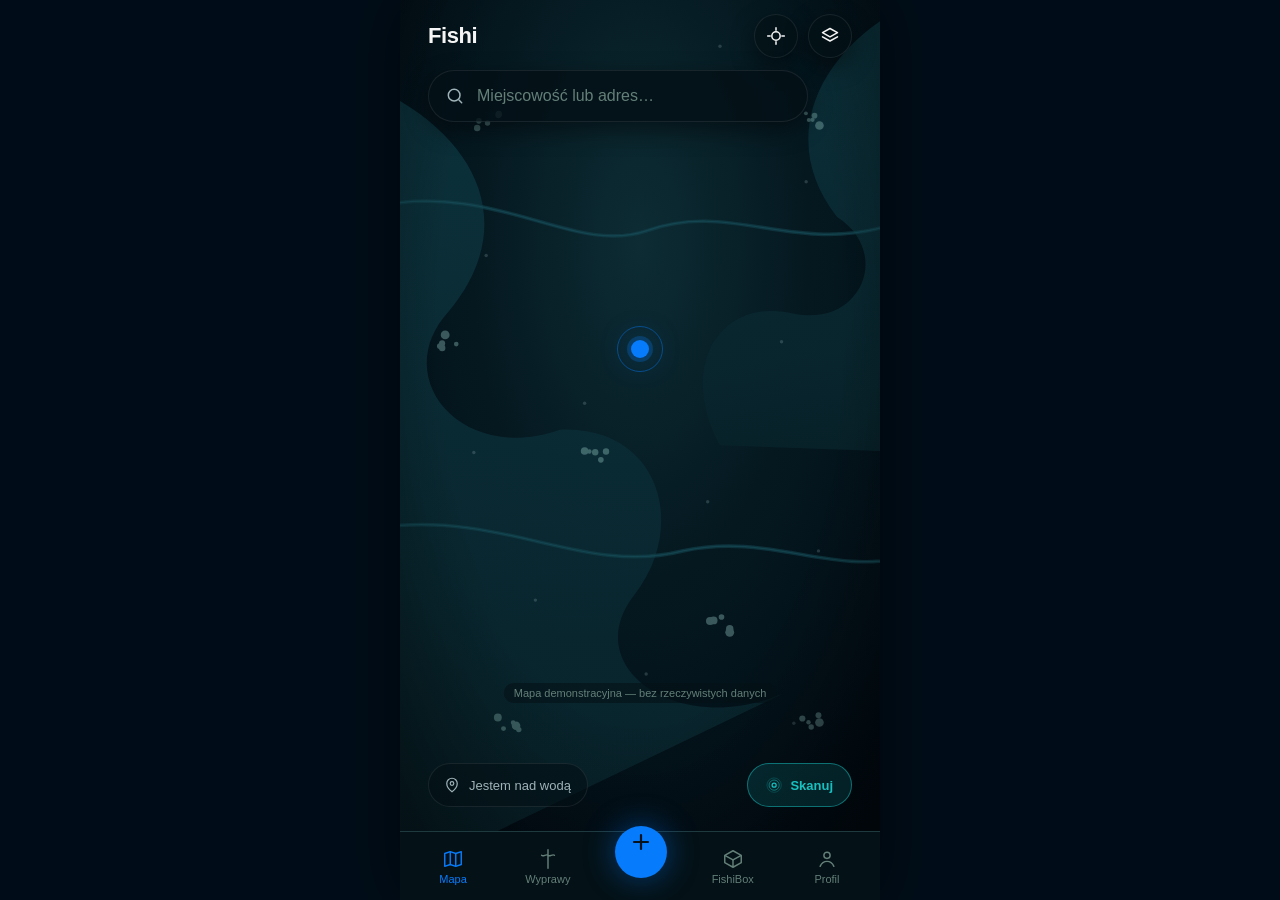
<file: index.html>
<!doctype html>
<html lang="pl">
<head>
<meta charset="utf-8">
<meta name="viewport" content="width=device-width, initial-scale=1, viewport-fit=cover">
<title>Fishi 3.0 Alpha</title>
<meta name="theme-color" content="#000d18">
<meta name="description" content="Fishi 3.0 Alpha — pamięć i inteligencja wędkowania.">
<link rel="icon" href="data:image/svg+xml,%3Csvg xmlns='http://www.w3.org/2000/svg' viewBox='0 0 24 24'%3E%3Crect width='24' height='24' rx='6' fill='%23041116'/%3E%3Ccircle cx='12' cy='12' r='5' fill='%23067bfb'/%3E%3C/svg%3E">
<link rel="stylesheet" href="design/tokens.css">
<link rel="stylesheet" href="styles.css">
</head>
<body>
<div class="app" id="app">
  <div id="screen-root" class="screen-root" aria-live="polite"></div>
  <div id="nav-root"></div>
  <div id="toast-root"></div>
</div>
<script type="module" src="src/app/main.js"></script>
</body>
</html>
</file>
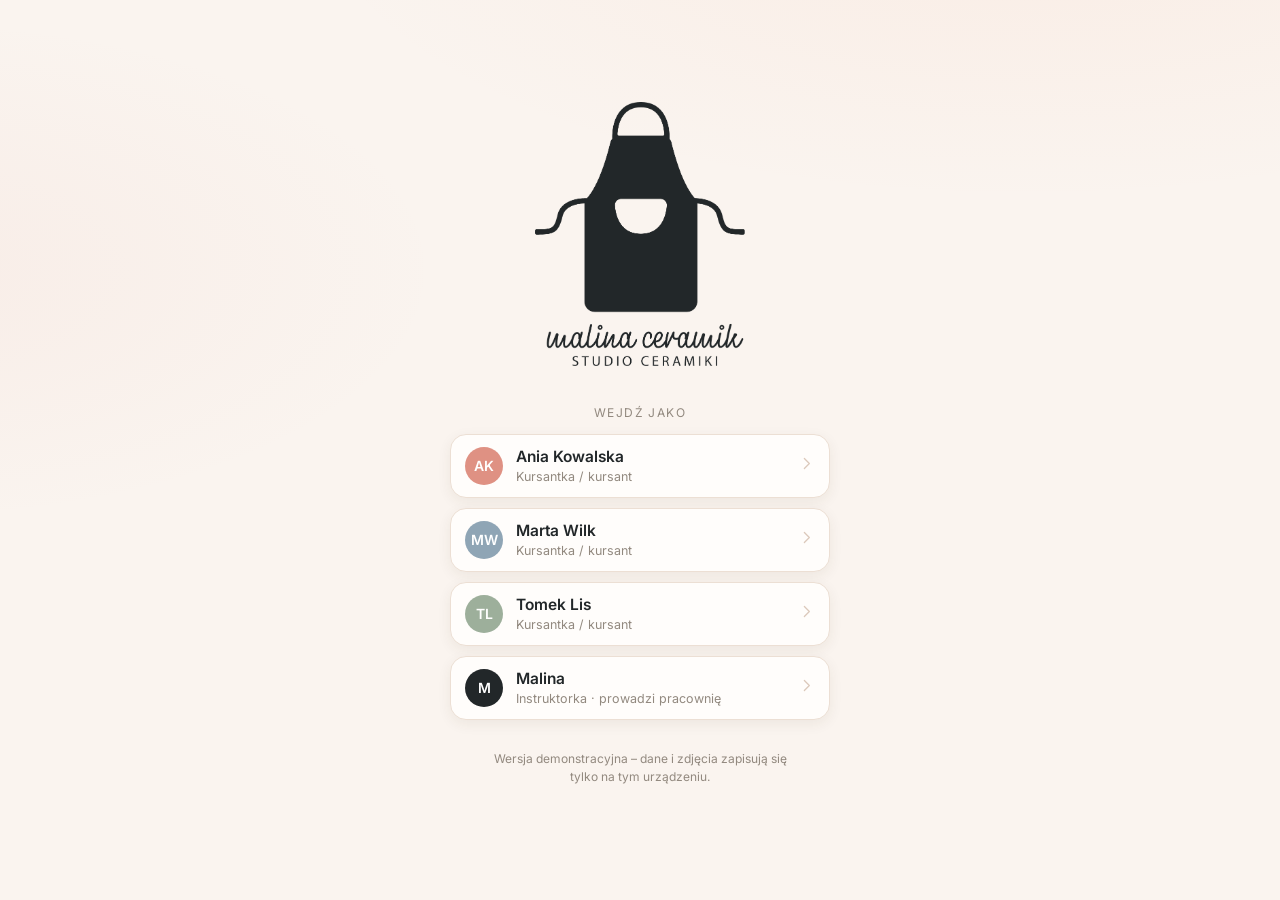
<file: _archive/malina-ceramik-pwa/index.html>
<!doctype html>
<html lang="pl">
<head>
<meta charset="utf-8">
<meta name="viewport" content="width=device-width, initial-scale=1, viewport-fit=cover">
<title>Malina Ceramik · Studio Ceramiki</title>
<meta name="theme-color" content="#FAF4EF">
<meta name="description" content="Aplikacja pracowni Malina Ceramik – wyroby, wypały, odbiory i katalog szkliw.">
<link rel="manifest" href="manifest.webmanifest">
<link rel="icon" href="icons/icon-192.png" type="image/png">
<link rel="apple-touch-icon" href="icons/icon-192.png">
<link rel="preconnect" href="https://fonts.googleapis.com">
<link rel="preconnect" href="https://fonts.gstatic.com" crossorigin>
<link href="https://fonts.googleapis.com/css2?family=Inter:wght@400..700&display=swap" rel="stylesheet">
<link rel="stylesheet" href="styles.css">
</head>
<body>
<div id="app"></div>
<div id="overlays"></div>
<script src="js/store.js"></script>
<script src="js/ui.js"></script>
<script src="js/seed.js"></script>
<script src="js/preview.js"></script>
<script src="js/catalog.js"></script>
<script src="js/journal.js"></script>
<script src="js/kursant.js"></script>
<script src="js/instruktor.js"></script>
<script src="js/app.js"></script>
</body>
</html>
</file>
<file: design/tokens.css>
/*
  Fishi 3.0 — design tokens, dark/neon direction.

  Values below were sampled programmatically (pixel cluster analysis, not
  eyeballed) from the 15 reference screenshots in design/reference/*.png,
  confirmed by the product owner as the real V01 direction (2026-09-12).

  This supersedes the "light pastel" token block described in the original
  master handoff document — that palette is retired, not a fallback.

  Treat these as a FIRST PASS baseline: refine only against design/reference
  screenshots (owner review), never redesign from memory or preference.
*/

:root {
  /* Backgrounds — near-black navy/teal, not pure black, not literally #000 UI */
  --bg-deep: #000d18;      /* app background, deepest layer (map night sky, screen root) */
  --bg-base: #041116;      /* primary screen background */
  --bg-raised: #09232a;    /* raised panels, bottom sheets, cards */
  --bg-raised-2: #0e3138;  /* nested panels / stat tiles inside a raised panel */
  --bg-panel-alt: #183030; /* alternate panel tone seen in map overlays */

  /* Borders / separators on dark surfaces */
  --line: #1f3a3f;
  --line-soft: rgba(255, 255, 255, 0.08);

  /* Text */
  --text-primary: #f5f5f5;
  --text-secondary: #9fb3b8;
  --text-muted: #637f78;

  /* Accents */
  --teal: #18c0c0;        /* primary CTA buttons: "Rozpocznij teraz", "Pokaż łowiska na mapie" */
  --teal-strong: #0fb3b3;
  --scan-blue: #067bfb;   /* scanner pulse rings, active location dot — brighter/bluer than --teal */
  --gold: #dca94b;        /* records, PRO badge, "warto spojrzeć" highlights */
  --gold-strong: #fead34;
  --danger: #ef4d51;      /* end trip / destructive actions */
  --success: #2ecc71;     /* "w sezonie" / confirmed-presence pin state (to confirm with owner) */
  --unknown: #8a97a0;     /* gray pin state — unconfirmed/inferred presence (to confirm with owner) */

  /* Radius / shadow language — large-ish rounded, soft glow rather than hard shadow */
  --radius-sm: 12px;
  --radius-md: 18px;
  --radius-lg: 28px;
  --shadow-soft: 0 8px 24px rgba(0, 0, 0, 0.45);
  --glow-teal: 0 0 24px rgba(24, 192, 192, 0.35);
  --glow-blue: 0 0 32px rgba(6, 123, 251, 0.45);

  /* Typography — system stack only for now; no Inter web-font is self-hosted
     yet, and loading it from Google Fonts adds an external dependency this
     slice doesn't need (and which is unreachable in some sandboxed CI runs). */
  --font-sans: -apple-system, BlinkMacSystemFont, 'Segoe UI', Inter, sans-serif;
}
</file>
<file: styles.css>
/* Fishi 3.0 Alpha — shared styles. Dark navy + neon blue/teal (design/tokens.css).
   Organized as a small component system so every feature screen reuses the
   same primitives instead of re-inventing buttons/cards/sheets. */

* { box-sizing: border-box; }

html, body {
  margin: 0; padding: 0; height: 100%;
  background: var(--bg-deep);
  color: var(--text-primary);
  font-family: var(--font-sans);
  -webkit-tap-highlight-color: transparent;
}

button, input, select, textarea { font-family: inherit; color: inherit; }
a { color: inherit; }

/* Safe default for every inline icon svg — without this, a bare svg with no
   width/height falls back to the ~300x150 UA replaced-element default size
   whenever its container doesn't happen to force shrinkage (e.g. a wide
   flex row with room to spare). More specific rules elsewhere (.icon-btn
   svg, .nav-item svg, etc.) still win via higher specificity. */
svg { width: 1.25em; height: 1.25em; flex-shrink: 0; }

.visually-hidden {
  position: absolute; width: 1px; height: 1px; padding: 0; margin: -1px;
  overflow: hidden; clip: rect(0,0,0,0); white-space: nowrap; border: 0;
}

:focus-visible { outline: 2px solid var(--scan-blue); outline-offset: 2px; }

@media (prefers-reduced-motion: reduce) {
  *, *::before, *::after { animation-duration: 0.001ms !important; animation-iteration-count: 1 !important; transition-duration: 0.001ms !important; }
}

/* ---------- App shell ---------- */

.app {
  height: 100dvh;
  display: flex; flex-direction: column;
  overflow: hidden;
  background: var(--bg-deep);
  position: relative;
}

.screen-root { flex: 1; min-height: 0; position: relative; overflow: hidden; }

.screen-root[aria-busy="true"] { opacity: 0.6; }

.screen {
  position: absolute; inset: 0;
  overflow-y: auto;
  overscroll-behavior: contain;
}

.screen--map { overflow: hidden; }

.not-found { padding: 24px; color: var(--text-secondary); }

/* ---------- Screen header (back + title) ---------- */

.screen-header {
  position: sticky; top: 0; z-index: 5;
  display: flex; align-items: center; gap: 12px;
  padding: calc(env(safe-area-inset-top, 0px) + 14px) 18px 12px 18px;
  background: linear-gradient(var(--bg-base) 70%, transparent);
}
.screen-header h1 { font-size: 18px; margin: 0; font-weight: 700; }
.screen-header .spacer { flex: 1; }

.icon-btn {
  width: 44px; height: 44px; border-radius: 50%;
  border: 1px solid var(--line-soft);
  background: rgba(4, 17, 22, 0.72);
  color: var(--text-primary);
  display: flex; align-items: center; justify-content: center;
  box-shadow: var(--shadow-soft);
  cursor: pointer; flex-shrink: 0;
}
.icon-btn svg { width: 20px; height: 20px; }
.icon-btn:hover { border-color: var(--scan-blue); }

/* ---------- Buttons ---------- */

.btn {
  display: inline-flex; align-items: center; justify-content: center; gap: 8px;
  height: 46px; padding: 0 20px;
  border-radius: 999px; border: 1px solid transparent;
  font-weight: 600; font-size: 14.5px;
  cursor: pointer;
}
.btn svg { width: 18px; height: 18px; }
.btn:disabled { opacity: 0.5; cursor: not-allowed; }

.btn-primary { background: var(--scan-blue); color: #04121e; box-shadow: var(--glow-blue); }
.btn-primary:hover { filter: brightness(1.08); }

.btn-teal { background: rgba(24,192,192,0.16); color: var(--teal); border-color: rgba(24,192,192,0.5); }
.btn-teal:hover { background: rgba(24,192,192,0.24); }

.btn-ghost { background: rgba(4,17,22,0.55); color: var(--text-secondary); border-color: var(--line-soft); }
.btn-ghost:hover { color: var(--text-primary); border-color: var(--line); }

.btn-danger { background: rgba(239,77,81,0.16); color: var(--danger); border-color: rgba(239,77,81,0.5); }
.btn-danger:hover { background: rgba(239,77,81,0.26); }

.btn-block { width: 100%; }
.btn-sm { height: 38px; padding: 0 14px; font-size: 13px; }

.chip {
  display: inline-flex; align-items: center; gap: 6px;
  height: 34px; padding: 0 14px; border-radius: 999px;
  background: var(--bg-raised); border: 1px solid var(--line);
  color: var(--text-secondary); font-size: 13px; cursor: pointer;
}
.chip.is-active { color: var(--scan-blue); border-color: var(--scan-blue); background: rgba(6,123,251,0.12); }

/* ---------- Cards / tiles ---------- */

.card {
  background: var(--bg-raised);
  border: 1px solid var(--line);
  border-radius: var(--radius-md);
  padding: 16px;
}

.stat-row { display: flex; gap: 10px; }
.stat-tile {
  flex: 1; background: var(--bg-raised-2); border-radius: var(--radius-sm);
  padding: 10px 12px; min-width: 0;
}
.stat-tile .label { font-size: 11px; color: var(--text-muted); text-transform: uppercase; letter-spacing: 0.04em; }
.stat-tile .value { font-size: 17px; font-weight: 700; font-variant-numeric: tabular-nums; margin-top: 2px; }

.section { padding: 4px 18px 20px 18px; }
.section-title { font-size: 15px; font-weight: 700; margin: 0 0 10px 0; display: flex; align-items: center; justify-content: space-between; }
.section-title .see-all { font-size: 12.5px; color: var(--scan-blue); font-weight: 500; cursor: pointer; }

.badge {
  display: inline-flex; align-items: center; gap: 4px;
  font-size: 11px; font-weight: 700; padding: 3px 9px; border-radius: 999px;
  border: 1px solid currentColor;
}
.badge-gold { color: var(--gold-strong); background: rgba(254,173,52,0.12); }
.badge-teal { color: var(--teal); background: rgba(24,192,192,0.12); }
.badge-danger { color: var(--danger); background: rgba(239,77,81,0.12); }
.badge-muted { color: var(--text-muted); background: rgba(255,255,255,0.04); border-color: var(--line); }

.empty-state {
  text-align: center; padding: 40px 24px; color: var(--text-secondary);
}
.empty-state h3 { color: var(--text-primary); margin: 10px 0 6px 0; }
.empty-state p { margin: 0; font-size: 13.5px; line-height: 1.5; }

.demo-tag {
  font-size: 10.5px; letter-spacing: 0.03em; color: var(--text-muted);
  background: rgba(255,255,255,0.05); border: 1px solid var(--line);
  border-radius: 999px; padding: 2px 8px; text-transform: uppercase;
}

.unverified-note {
  font-size: 12.5px; color: var(--text-muted); background: rgba(255,255,255,0.03);
  border: 1px dashed var(--line); border-radius: var(--radius-sm); padding: 10px 12px;
}

/* ---------- Forms ---------- */

.field { display: flex; flex-direction: column; gap: 6px; margin-bottom: 16px; }
.field label { font-size: 12.5px; color: var(--text-secondary); font-weight: 600; }
.field input[type="text"], .field input[type="number"], .field input[type="date"],
.field input[type="time"], .field textarea, .field select {
  background: var(--bg-raised); border: 1px solid var(--line); border-radius: var(--radius-sm);
  padding: 12px 14px; color: var(--text-primary); font-size: 15px; min-height: 46px;
}
.field textarea { min-height: 80px; resize: vertical; }
.field input:focus, .field textarea:focus, .field select:focus { border-color: var(--teal); }

.radio-group { display: flex; gap: 8px; flex-wrap: wrap; }
.radio-pill {
  flex: 1; min-width: 88px; text-align: center; padding: 10px 12px;
  border-radius: var(--radius-sm); border: 1px solid var(--line); background: var(--bg-raised);
  cursor: pointer; font-size: 13px; color: var(--text-secondary);
}
.radio-pill input { display: none; }
.radio-pill.is-checked { border-color: var(--teal); color: var(--teal); background: rgba(24,192,192,0.1); }

.checklist-item {
  display: flex; align-items: center; gap: 10px; padding: 10px 0;
  border-bottom: 1px solid var(--line);
}
.checklist-item:last-child { border-bottom: none; }
.checklist-item input[type="checkbox"] { width: 20px; height: 20px; accent-color: var(--teal); }

/* ---------- Bottom sheet ---------- */

.sheet {
  position: absolute; left: 0; right: 0; bottom: 0;
  background: var(--bg-base);
  border-top-left-radius: var(--radius-lg); border-top-right-radius: var(--radius-lg);
  border: 1px solid var(--line); border-bottom: none;
  box-shadow: 0 -8px 32px rgba(0,0,0,0.5);
  padding: 10px 18px calc(env(safe-area-inset-bottom, 0px) + 16px) 18px;
  transition: transform 220ms ease;
}
.sheet-handle { width: 36px; height: 4px; border-radius: 999px; background: var(--line); margin: 4px auto 12px auto; }
.sheet.is-collapsed { transform: translateY(calc(100% - 96px)); }

/* ---------- Bottom nav ---------- */

.bottom-nav {
  flex-shrink: 0; display: flex; align-items: center; justify-content: space-around;
  padding: 8px 6px calc(env(safe-area-inset-bottom, 0px) + 8px) 6px;
  background: var(--bg-base); border-top: 1px solid var(--line);
}
.nav-item {
  display: flex; flex-direction: column; align-items: center; gap: 3px;
  min-width: 56px; min-height: 44px; padding: 4px 6px; border: none; background: transparent;
  color: var(--text-muted); font-size: 11px; cursor: pointer; border-radius: var(--radius-sm);
}
.nav-item svg { width: 22px; height: 22px; }
.nav-item.is-active { color: var(--scan-blue); }
.nav-item:hover { color: var(--text-secondary); }
.nav-item.is-active:hover { color: var(--scan-blue); }
.nav-item--fab {
  width: 52px; height: 52px; min-width: 52px; border-radius: 50%;
  background: var(--scan-blue); color: #04121e; box-shadow: var(--glow-blue); transform: translateY(-14px);
}
.nav-item--fab svg { width: 24px; height: 24px; }
.nav-item--fab:hover { filter: brightness(1.08); color: #04121e; }

/* ---------- Toast ---------- */

.toast {
  position: fixed; left: 50%; bottom: calc(env(safe-area-inset-bottom, 0px) + 96px);
  transform: translateX(-50%); max-width: min(340px, calc(100vw - 32px));
  padding: 12px 16px; border-radius: var(--radius-md); background: var(--bg-raised-2);
  border: 1px solid var(--line); color: var(--text-primary); font-size: 13.5px; line-height: 1.4;
  box-shadow: var(--shadow-soft); z-index: 40;
}
.toast[hidden] { display: none; }
.toast.is-visible { animation: toast-in 160ms ease-out; }
@keyframes toast-in { from { opacity: 0; transform: translate(-50%, 8px); } to { opacity: 1; transform: translate(-50%, 0); } }

/* ================= MAP HOME ================= */

.map-surface { position: absolute; inset: 0; }
.map-art { width: 100%; height: 100%; display: block; }
.map-water { fill: #10323b; opacity: 0.9; }
.map-water--soft { stroke: #123a44; stroke-width: 26; opacity: 0.5; fill: none; }
.map-grid circle { fill: rgba(200,230,235,0.18); }

.map-marker {
  position: absolute; transform: translate(-50%, -100%); cursor: pointer;
  display: flex; flex-direction: column; align-items: center; transition: transform 160ms ease;
}
.map-marker .pin {
  width: 30px; height: 30px; border-radius: 50% 50% 50% 0; transform: rotate(45deg);
  display: flex; align-items: center; justify-content: center;
  border: 2px solid rgba(255,255,255,0.28);
  box-shadow: var(--shadow-soft), inset 0 2px 4px rgba(255,255,255,0.25), inset 0 -3px 5px rgba(0,0,0,0.2);
}
.map-marker { filter: drop-shadow(0 6px 8px rgba(0,0,0,0.4)); }
.map-marker .pin svg { transform: rotate(-45deg); width: 15px; height: 15px; }
/* Pin color here is a visual-variety cycle only, not domain meaning —
   TODO_PRODUCT_DECISION (instruction #7/#35): do not read significance into
   green/gold/gray until the owner assigns it. */
.map-marker.variant-a .pin { background: var(--success); color: #04240f; }
.map-marker.variant-b .pin { background: var(--gold-strong); color: #2b1a00; }
.map-marker.variant-c .pin { background: var(--unknown); color: #10181c; }
.map-marker.is-selected { transform: translate(-50%, -112%) scale(1.18); z-index: 3; }
.map-marker.is-selected .pin { border-color: var(--scan-blue); box-shadow: var(--glow-blue); }

.map-user-dot {
  position: absolute; top: 42%; left: 50%; width: 18px; height: 18px;
  transform: translate(-50%, -50%); border-radius: 50%; background: var(--scan-blue);
  box-shadow: 0 0 0 4px rgba(6,123,251,0.25), var(--glow-blue);
}
.map-user-dot__ring { position: absolute; inset: -14px; border-radius: 50%; border: 1.5px solid rgba(6,123,251,0.45); }

.map-placeholder-tag {
  position: absolute; left: 50%; bottom: 128px; transform: translateX(-50%);
  margin: 0; padding: 4px 10px; font-size: 11px; color: var(--text-muted);
  background: rgba(4,17,22,0.6); border-radius: 999px; white-space: nowrap; z-index: 1;
}

.map-topbar {
  position: absolute; top: 0; left: 0; right: 0; z-index: 4;
  display: flex; align-items: center; justify-content: space-between;
  padding: calc(env(safe-area-inset-top, 0px) + 14px) 18px 0 18px;
}
.brand-mark { font-weight: 700; font-size: 22px; letter-spacing: -0.02em; color: var(--text-primary); }
.topbar-controls { display: flex; gap: 10px; }

.search-bar-wrap { position: absolute; top: calc(env(safe-area-inset-top, 0px) + 70px); left: 18px; right: 18px; z-index: 4; }
.search-bar {
  display: flex; align-items: center; gap: 10px; height: 52px; padding: 0 16px;
  border-radius: var(--radius-lg); background: rgba(4,17,22,0.82);
  border: 1px solid var(--line-soft); box-shadow: var(--shadow-soft);
}
.search-icon { width: 20px; height: 20px; color: var(--text-secondary); flex-shrink: 0; }
.search-bar input { flex: 1; min-width: 0; background: transparent; border: none; outline: none; color: var(--text-primary); font-size: 16px; }
.search-bar input::placeholder { color: var(--text-muted); }
.search-bar:focus-within { border-color: var(--teal); box-shadow: 0 0 0 3px rgba(24,192,192,0.18), var(--shadow-soft); }
.search-results {
  margin-top: 8px; background: var(--bg-raised); border: 1px solid var(--line);
  border-radius: var(--radius-md); overflow: hidden;
}
.search-result-item { padding: 12px 16px; font-size: 14px; cursor: pointer; border-bottom: 1px solid var(--line); }
.search-result-item:last-child { border-bottom: none; }
.search-result-item:hover { background: var(--bg-raised-2); }
.search-empty { padding: 12px 16px; font-size: 13px; color: var(--text-muted); }

.species-rail {
  position: absolute; left: 12px; top: 190px; bottom: 260px; z-index: 3;
  display: flex; flex-direction: column; gap: 10px; overflow-y: auto;
  padding: 4px; max-width: 64px;
}
.species-rail::-webkit-scrollbar { display: none; }
.species-bubble {
  display: flex; align-items: center; gap: 8px; cursor: pointer; flex-shrink: 0;
}
.species-bubble .dot {
  width: 40px; height: 40px; border-radius: 50%; background: var(--bg-raised);
  border: 1px solid var(--line); display: flex; align-items: center; justify-content: center;
  flex-shrink: 0; opacity: 0.6; transition: all 160ms ease; overflow: hidden;
}
.species-bubble .dot .fish-art { width: 78%; height: auto; }
.species-bubble.is-focused .dot { width: 48px; height: 48px; opacity: 1; border-color: var(--scan-blue); box-shadow: var(--glow-blue); }
.species-bubble .name {
  font-size: 12px; background: rgba(4,17,22,0.75); padding: 3px 8px; border-radius: 999px;
  white-space: nowrap; opacity: 0; transform: translateX(-6px); transition: all 160ms ease; pointer-events: none;
}
.species-bubble.is-focused .name { opacity: 1; transform: translateX(0); }

.map-bottom-tools {
  position: absolute; left: 18px; right: 18px; bottom: 24px; z-index: 4;
  display: flex; align-items: center; justify-content: space-between; gap: 12px;
}
.ghost-chip {
  display: flex; align-items: center; gap: 8px; height: 44px; padding: 0 16px 0 14px;
  border-radius: 999px; border: 1px solid var(--line-soft); background: rgba(4,17,22,0.6);
  color: var(--text-secondary); font-size: 13px; cursor: pointer;
}
.ghost-chip svg { width: 18px; height: 18px; flex-shrink: 0; }
.ghost-chip:hover { color: var(--text-primary); border-color: var(--line); }
.scan-btn {
  display: flex; align-items: center; gap: 8px; height: 44px; padding: 0 18px;
  border-radius: 999px; border: 1px solid rgba(24,192,192,0.5); background: rgba(24,192,192,0.14);
  color: var(--teal); font-weight: 600; font-size: 13px; cursor: pointer; flex-shrink: 0;
}
.scan-btn:hover { background: rgba(24,192,192,0.22); }
.scan-btn.is-scanning { pointer-events: none; opacity: 0.85; }

/* ---------- Scanner waves ---------- */

.scan-wave-layer { position: absolute; inset: 0; pointer-events: none; z-index: 2; display: flex; align-items: center; justify-content: center; }
.scan-wave-origin { position: absolute; top: 42%; left: 50%; width: 0; height: 0; }
.scan-ring {
  position: absolute; top: 50%; left: 50%; border-radius: 50%;
  border: 1.5px solid rgba(6,123,251,0.55);
  transform: translate(-50%, -50%) scale(0.2); opacity: 0;
  animation: scan-ring-expand 1800ms ease-out infinite;
}
.scan-ring:nth-child(2) { animation-delay: 500ms; }
.scan-ring:nth-child(3) { animation-delay: 1000ms; }
@keyframes scan-ring-expand {
  0% { width: 20px; height: 20px; opacity: 0.7; transform: translate(-50%,-50%) scale(0.3); }
  100% { width: 520px; height: 520px; opacity: 0; transform: translate(-50%,-50%) scale(1); }
}
@media (prefers-reduced-motion: reduce) {
  .scan-ring { animation: none; opacity: 0.25; width: 200px; height: 200px; }
}

.scan-status-pill {
  position: absolute; left: 18px; right: 18px; bottom: 24px; z-index: 5;
  display: flex; align-items: center; gap: 14px; padding: 14px 16px;
  background: var(--bg-raised-2); border: 1px solid var(--line); border-radius: var(--radius-lg);
  box-shadow: var(--shadow-soft);
}
.scan-status-pill .spinner {
  width: 40px; height: 40px; border-radius: 50%; flex-shrink: 0;
  border: 2px solid rgba(6,123,251,0.25); border-top-color: var(--scan-blue);
  animation: spin 900ms linear infinite;
}
@keyframes spin { to { transform: rotate(360deg); } }
@media (prefers-reduced-motion: reduce) { .scan-status-pill .spinner { animation: none; } }
.scan-status-pill .title { font-weight: 700; font-size: 14.5px; }
.scan-status-pill .subtitle { font-size: 12.5px; color: var(--text-secondary); margin-top: 2px; }
.scan-progress-dots { display: flex; gap: 5px; margin-top: 10px; justify-content: center; }
.scan-progress-dots span { width: 6px; height: 6px; border-radius: 50%; background: var(--line); }
.scan-progress-dots span.is-active { background: var(--scan-blue); }

/* ---------- Cassette carousel ---------- */

.cassette-carousel-wrap { position: absolute; left: 0; right: 0; bottom: 0; z-index: 5; padding-bottom: calc(env(safe-area-inset-bottom, 0px) + 8px); }
.cassette-carousel {
  display: flex; gap: 14px; overflow-x: auto; scroll-snap-type: x mandatory;
  padding: 10px 22vw 14px 22vw; scrollbar-width: none;
}
.cassette-carousel::-webkit-scrollbar { display: none; }
.cassette {
  scroll-snap-align: center; flex-shrink: 0; width: 62vw; max-width: 260px;
  background: var(--bg-raised); border: 1px solid var(--line); border-radius: var(--radius-md);
  overflow: hidden; cursor: pointer; opacity: 0.62; transform: scale(0.92); transition: all 200ms ease;
  box-shadow: 0 10px 24px rgba(0,0,0,0.35);
}
.cassette.is-active {
  opacity: 1; transform: scale(1); border-color: var(--scan-blue);
  box-shadow: var(--glow-blue), 0 14px 30px rgba(0,0,0,0.45);
}
.cassette .photo {
  height: 96px; position: relative; overflow: hidden;
  background:
    radial-gradient(circle at 75% 20%, rgba(255,255,255,0.10), transparent 55%),
    linear-gradient(160deg, #163f47 0%, #0c2830 55%, #061419 100%);
}
.cassette .photo::after {
  content: ''; position: absolute; inset: 0;
  background: linear-gradient(0deg, rgba(4,17,22,0.55) 0%, transparent 45%);
}
.cassette .photo::before {
  content: ''; position: absolute; left: -10%; right: -10%; bottom: 12px; height: 14px;
  background: repeating-linear-gradient(100deg, rgba(160,220,225,0.10) 0 6px, transparent 6px 16px);
  transform: skewY(-2deg);
}
.cassette .photo .distance-tag {
  position: absolute; right: 8px; bottom: 8px; font-size: 10.5px; background: rgba(4,17,22,0.75);
  padding: 2px 7px; border-radius: 999px;
}
.cassette .body { padding: 10px 12px 12px 12px; }
.cassette .name { font-weight: 700; font-size: 14.5px; margin: 0 0 2px 0; }
.cassette .meta { font-size: 12px; color: var(--text-secondary); margin: 0 0 8px 0; }
.cassette .species-row { display: flex; gap: 5px; flex-wrap: wrap; }
.cassette .species-row span {
  font-size: 10.5px; background: rgba(255,255,255,0.06); border-radius: 999px; padding: 2px 7px; color: var(--text-secondary);
}
.cassette-end-card {
  scroll-snap-align: center; flex-shrink: 0; width: 62vw; max-width: 260px;
  display: flex; flex-direction: column; align-items: center; justify-content: center; gap: 12px;
  padding: 20px; text-align: center; background: var(--bg-raised); border: 1px dashed var(--line);
  border-radius: var(--radius-md);
}
.cassette-end-card p { margin: 0; font-size: 13px; color: var(--text-secondary); }

/* ================= FISHERY DETAIL ================= */

.fishery-hero { height: 220px; background-size: cover; background-position: center; position: relative; }
.fishery-hero::after { content: ''; position: absolute; inset: 0; background: linear-gradient(to bottom, rgba(0,0,0,0.15), var(--bg-base) 95%); }
.fishery-hero .icon-btn { position: absolute; top: calc(env(safe-area-inset-top, 0px) + 14px); left: 18px; z-index: 2; }

.tabs { display: flex; gap: 6px; overflow-x: auto; }
.tab { padding: 9px 14px; border-radius: 999px; font-size: 13px; color: var(--text-secondary); background: var(--bg-raised); border: 1px solid var(--line); cursor: pointer; white-space: nowrap; }
.tab.is-active { color: var(--bg-deep); background: var(--teal); border-color: var(--teal); font-weight: 700; }

.species-chip-row { display: flex; gap: 8px; flex-wrap: wrap; }
.species-chip {
  display: flex; align-items: center; gap: 6px; padding: 6px 12px 6px 6px;
  border-radius: 999px; background: var(--bg-raised); border: 1px solid var(--line); cursor: pointer; font-size: 13px;
}
.species-chip .thumb { width: 26px; height: 26px; border-radius: 50%; background: var(--bg-raised-2); display: flex; align-items: center; justify-content: center; overflow: hidden; }
.species-chip .thumb .fish-art { width: 88%; height: auto; }
.presence-dot { width: 7px; height: 7px; border-radius: 50%; }
.presence-dot.status-confirmed_source { background: var(--success); }
.presence-dot.status-community_confirmed { background: var(--gold-strong); }
.presence-dot.status-inferred_distribution, .presence-dot.status-unknown { background: var(--unknown); }

/* ================= FISHIBOX ================= */

.fishibox-grid { display: grid; grid-template-columns: 1fr 1fr; gap: 14px; }
.species-card { background: var(--bg-raised); border: 1px solid var(--line); border-radius: var(--radius-md); overflow: hidden; cursor: pointer; }
.species-card .art { height: 108px; background: var(--bg-raised-2); display: flex; align-items: center; justify-content: center; overflow: hidden; }
.fish-art { width: 100%; height: 100%; display: block; }
.species-card .art .fish-art { width: 72%; height: auto; filter: drop-shadow(0 4px 10px rgba(0,0,0,0.35)); }
.species-card .body { padding: 10px 12px 12px 12px; }
.species-card .name-pl { font-weight: 700; font-size: 14.5px; margin: 0; }
.species-card .name-latin { font-size: 11.5px; font-style: italic; color: var(--text-muted); margin: 2px 0 8px 0; }

.species-hero-art {
  height: 190px; display: flex; align-items: center; justify-content: center;
  background: radial-gradient(circle at 50% 40%, rgba(24,192,192,0.10), transparent 70%), var(--bg-raised);
  overflow: hidden;
}
.species-hero-art .fish-art { width: 68%; height: auto; filter: drop-shadow(0 8px 18px rgba(0,0,0,0.4)); }

/* ================= ACTIVE TRIP ================= */

.trip-topbar {
  position: absolute; top: 0; left: 0; right: 0; z-index: 4;
  display: flex; align-items: center; gap: 10px;
  padding: calc(env(safe-area-inset-top, 0px) + 12px) 16px 0 16px;
}
.trip-status-pill {
  display: flex; align-items: center; gap: 10px; background: rgba(4,17,22,0.78);
  border: 1px solid var(--line-soft); border-radius: 999px; padding: 8px 14px 8px 10px; flex: 1;
  box-shadow: var(--shadow-soft);
}
.trip-status-pill .live-dot { width: 8px; height: 8px; border-radius: 50%; background: var(--scan-blue); box-shadow: var(--glow-blue); flex-shrink: 0; }
.trip-status-pill .live-dot.is-paused { background: var(--gold-strong); box-shadow: none; }
.trip-status-pill .duration { font-variant-numeric: tabular-nums; font-weight: 700; font-size: 14px; }
.trip-status-pill .place { font-size: 11.5px; color: var(--text-secondary); }
.trip-participants { display: flex; }
.avatar {
  width: 30px; height: 30px; border-radius: 50%; background: var(--bg-raised-2); border: 2px solid var(--bg-base);
  display: flex; align-items: center; justify-content: center; font-size: 12px; font-weight: 700; margin-left: -8px;
}
.avatar:first-child { margin-left: 0; }

.catch-marker { position: absolute; transform: translate(-50%,-100%); }
.catch-marker .dot { width: 28px; height: 28px; border-radius: 50%; background: var(--gold-strong); color: #2b1a00; display:flex; align-items:center; justify-content:center; box-shadow: var(--shadow-soft), 0 0 0 3px rgba(254,173,52,0.18); border: 2px solid rgba(255,255,255,0.35); overflow: hidden; }
.catch-marker .dot svg:not(.fish-art) { width: 14px; height: 14px; }
.catch-marker .dot .fish-art { width: 100%; height: 100%; padding: 3px; box-sizing: border-box; }

.trip-sheet-priority { display: flex; flex-direction: column; gap: 12px; }
.trip-sheet-header { display: flex; align-items: center; justify-content: space-between; }
.trip-sheet-header h2 { margin: 0; font-size: 16px; }
.trip-sheet-header .place-sub { font-size: 12.5px; color: var(--text-secondary); margin-top: 2px; }
.trip-add-catch-btn {
  width: 100%; height: 54px; border-radius: var(--radius-lg); background: var(--scan-blue); color: #04121e;
  font-weight: 700; font-size: 15px; display: flex; align-items: center; justify-content: center; gap: 8px;
  box-shadow: var(--glow-blue); cursor: pointer; border: none;
}
.trip-secondary-row { display: flex; gap: 10px; }
.collapse-handle { display: flex; justify-content: center; padding: 6px 0 2px 0; cursor: pointer; }

.forgotten-end-banner {
  position: absolute; left: 16px; right: 16px; top: calc(env(safe-area-inset-top, 0px) + 68px); z-index: 6;
  background: var(--bg-raised-2); border: 1px solid var(--gold); border-radius: var(--radius-md);
  padding: 14px; box-shadow: var(--shadow-soft);
}
.forgotten-end-banner p { margin: 0 0 10px 0; font-size: 13.5px; }
.forgotten-end-banner .actions { display: flex; gap: 8px; flex-wrap: wrap; }

/* ================= CATCH FORM ================= */

.catch-photo-drop {
  border: 1.5px dashed var(--line); border-radius: var(--radius-md); height: 160px;
  display: flex; flex-direction: column; align-items: center; justify-content: center; gap: 8px;
  color: var(--text-secondary); cursor: pointer; overflow: hidden; background: var(--bg-raised);
}
.catch-photo-drop img { width: 100%; height: 100%; object-fit: cover; }
.species-picker-grid { display: grid; grid-template-columns: repeat(3, 1fr); gap: 8px; }
.species-pick {
  display: flex; flex-direction: column; align-items: center; gap: 4px; padding: 10px 4px;
  border-radius: var(--radius-sm); border: 1px solid var(--line); background: var(--bg-raised); cursor: pointer; font-size: 11.5px;
}
.species-pick .thumb { width: 34px; height: 34px; border-radius: 50%; background: var(--bg-raised-2); display: flex; align-items: center; justify-content: center; overflow: hidden; }
.species-pick .thumb .fish-art { width: 88%; height: auto; }
.species-pick.is-selected { border-color: var(--teal); background: rgba(24,192,192,0.1); color: var(--teal); }

/* ---------- Celebration overlay ---------- */

.celebration-overlay {
  position: fixed; inset: 0; z-index: 60; display: flex; align-items: center; justify-content: center;
  background: rgba(0,10,16,0.72); backdrop-filter: blur(2px);
}
.celebration-card {
  background: var(--bg-raised); border: 1px solid var(--gold); border-radius: var(--radius-lg);
  padding: 28px 24px; text-align: center; max-width: 300px; box-shadow: 0 0 60px rgba(220,169,75,0.25);
  animation: celebration-pop 360ms cubic-bezier(.2,1.4,.4,1);
}
@keyframes celebration-pop { from { transform: scale(0.85); opacity: 0; } to { transform: scale(1); opacity: 1; } }
@media (prefers-reduced-motion: reduce) { .celebration-card { animation: none; } }
.celebration-card .glyph { font-size: 38px; margin-bottom: 10px; }
.celebration-card h3 { margin: 0 0 6px 0; }
.celebration-card p { margin: 0 0 16px 0; color: var(--text-secondary); font-size: 13.5px; }

/* ================= REPLAY ================= */

.replay-stage { position: relative; height: 46vh; min-height: 260px; background: var(--bg-raised); overflow: hidden; }
.replay-track { position: absolute; inset: 0; }
.replay-dot { position: absolute; width: 16px; height: 16px; border-radius: 50%; background: var(--scan-blue); box-shadow: var(--glow-blue); transform: translate(-50%,-50%); transition: left 400ms linear, top 400ms linear; }
.replay-ping { position: absolute; transform: translate(-50%,-100%); }
.replay-controls { display: flex; align-items: center; gap: 12px; padding: 14px 18px; }
.replay-scrubber { flex: 1; height: 4px; background: var(--line); border-radius: 999px; position: relative; cursor: pointer; }
.replay-scrubber .fill { position: absolute; left: 0; top: 0; bottom: 0; background: var(--scan-blue); border-radius: 999px; }
.replay-events { padding: 0 18px 18px 18px; display: flex; flex-direction: column; gap: 8px; }
.replay-event-row { display: flex; align-items: center; gap: 10px; font-size: 13px; padding: 8px 10px; border-radius: var(--radius-sm); background: var(--bg-raised); }
.replay-event-row.is-current { border: 1px solid var(--scan-blue); }
.replay-event-row time { color: var(--text-muted); font-variant-numeric: tabular-nums; font-size: 12px; }

/* ================= LISTS (trips, spots, gear, achievements) ================= */

.list-row {
  display: flex; align-items: center; gap: 12px; padding: 12px; border-radius: var(--radius-md);
  background: var(--bg-raised); border: 1px solid var(--line); margin-bottom: 10px; cursor: pointer;
}
.list-row .thumb { width: 52px; height: 52px; border-radius: var(--radius-sm); background-size: cover; background-position: center; flex-shrink: 0; background-color: var(--bg-raised-2); }
.list-row .main { flex: 1; min-width: 0; }
.list-row .title { font-weight: 700; font-size: 14.5px; }
.list-row .sub { font-size: 12.5px; color: var(--text-secondary); }

.achievement-row.is-earned { border-color: var(--gold); }
.achievement-row .glyph { width: 44px; height: 44px; border-radius: 50%; background: var(--bg-raised-2); display: flex; align-items: center; justify-content: center; flex-shrink: 0; }
.achievement-row.is-earned .glyph { background: rgba(220,169,75,0.15); color: var(--gold-strong); }
.achievement-row:not(.is-earned) { opacity: 0.5; }

/* ================= PROFILE ================= */

.profile-header { display: flex; align-items: center; gap: 14px; }
.profile-header .big-avatar { width: 64px; height: 64px; border-radius: 50%; background: var(--bg-raised-2); border: 2px solid var(--scan-blue); display: flex; align-items: center; justify-content: center; font-size: 24px; font-weight: 700; }
.profile-header h2 { margin: 0; font-size: 18px; }
.profile-header .sub { font-size: 12.5px; color: var(--text-secondary); }

/* ================= DEMO SWITCHER ================= */

.demo-scenario-row { display: flex; align-items: center; justify-content: space-between; gap: 10px; padding: 14px; }
.demo-scenario-row .label { font-weight: 600; font-size: 14px; }
.demo-scenario-row .desc { font-size: 12px; color: var(--text-secondary); }

/* ---------- Responsive ---------- */

@media (min-width: 720px) {
  .map-topbar { padding-left: 28px; padding-right: 28px; }
  .search-bar-wrap { left: 28px; right: auto; width: 380px; }
  .map-bottom-tools { left: 28px; right: 28px; }
}
@media (min-width: 1024px) {
  .app { max-width: 480px; margin: 0 auto; box-shadow: 0 0 60px rgba(0,0,0,0.5); }
}
</file>
<file: _archive/malina-ceramik-pwa/styles.css>
/* ============================================================
   Malina Ceramik – Studio Ceramiki
   Kremy, glina, koral, głęboka zieleń. Mobile-first.
   ============================================================ */

:root {
  /* paleta marki Malina Ceramik: #F39268 / #EED5C6 / #DF9183 / grafit logo #222729 */
  --cream: #FAF4EF;
  --cream-2: #F4E3D8;
  --paper: #FFFDFB;
  --ink: #222729;
  --ink-soft: #4B4A47;
  --muted: #92897F;
  --line: #ECDFD4;
  --line-strong: #DCC9BB;

  --clay: #DF9183;
  --clay-soft: #F6E0D8;
  --coral: #F39268;
  --coral-deep: #D96F3F;
  --green: #222729;        /* kolor główny przycisków = grafit logo */
  --green-soft: #F8E2D2;

  --st-biskwit: #C7A284;
  --st-biskwit-bg: #F2E4D5;
  --st-ostro: #F39268;
  --st-ostro-bg: #FCE2D2;
  --st-gotowe: #5E9470;
  --st-gotowe-bg: #E0EDE3;
  --st-odebrane: #8AA4BC;
  --st-odebrane-bg: #E4ECF3;

  --display: "Inter", system-ui, -apple-system, "Segoe UI", sans-serif;
  --sans: "Inter", system-ui, -apple-system, "Segoe UI", sans-serif;

  --r-lg: 22px;
  --r-md: 16px;
  --r-sm: 10px;
  --shadow: 0 10px 30px rgba(70, 50, 30, 0.08);
  --shadow-soft: 0 4px 14px rgba(70, 50, 30, 0.07);
  --nav-h: 62px;
}

* { box-sizing: border-box; }
html, body { margin: 0; padding: 0; }

body {
  background:
    radial-gradient(1200px 500px at 80% -100px, rgba(243, 146, 104, 0.08), transparent 60%),
    radial-gradient(900px 420px at -100px 30%, rgba(223, 145, 131, 0.07), transparent 60%),
    var(--cream);
  color: var(--ink);
  font-family: var(--sans);
  font-size: 15.5px;
  line-height: 1.5;
  -webkit-font-smoothing: antialiased;
  min-height: 100dvh;
}

h1, h2, h3, .serif {
  font-family: var(--display);
  font-weight: 650;
  letter-spacing: -0.015em;
  margin: 0;
  color: var(--ink);
}
h1 { font-size: 28px; line-height: 1.2; }
h2 { font-size: 21px; line-height: 1.25; }
h3 { font-size: 17px; }

button { font-family: inherit; font-size: inherit; color: inherit; }
input, textarea, select { font-family: inherit; font-size: inherit; color: var(--ink); }
img { display: block; }
a { color: var(--green); }

.mono {
  font-family: ui-monospace, "Cascadia Mono", Consolas, monospace;
  font-size: 0.82em;
  letter-spacing: 0.04em;
}
.muted { color: var(--muted); }
.small { font-size: 13px; }

/* ---------- Szkielet aplikacji ---------- */

#app { min-height: 100dvh; display: flex; flex-direction: column; }

.appbar {
  position: sticky; top: 0; z-index: 40;
  display: flex; align-items: center; gap: 10px;
  padding: 10px 16px;
  padding-top: calc(10px + env(safe-area-inset-top));
  background: rgba(250, 245, 236, 0.88);
  backdrop-filter: blur(14px);
  -webkit-backdrop-filter: blur(14px);
  border-bottom: 1px solid var(--line);
}
.appbar .brand {
  display: flex; align-items: center; gap: 9px;
  background: none; border: 0; padding: 0; cursor: pointer; text-align: left;
}
.appbar .brand img.logo { height: 30px; width: auto; display: block; }
.appbar .spacer { flex: 1; }

.tabs { display: none; gap: 2px; }
.tabs button {
  border: 0; background: none; cursor: pointer;
  padding: 8px 14px; border-radius: 999px;
  color: var(--ink-soft); display: flex; align-items: center; gap: 7px;
}
.tabs button svg { width: 17px; height: 17px; }
.tabs button.on { background: var(--green); color: #fff; }
.tabs button:not(.on):hover { background: var(--cream-2); }

.iconbtn {
  position: relative;
  width: 40px; height: 40px; border-radius: 999px;
  border: 1px solid var(--line); background: var(--paper);
  display: inline-flex; align-items: center; justify-content: center;
  cursor: pointer; color: var(--ink-soft); flex: none;
}
.iconbtn svg { width: 19px; height: 19px; }
.iconbtn:active { transform: scale(0.94); }
.iconbtn .badge {
  position: absolute; top: -3px; right: -3px;
  min-width: 17px; height: 17px; padding: 0 4px; border-radius: 999px;
  background: var(--coral); color: #fff;
  font-size: 10.5px; font-weight: 600; line-height: 17px; text-align: center;
  border: 2px solid var(--cream);
}
.avatar {
  width: 38px; height: 38px; border-radius: 999px; border: 0; cursor: pointer;
  color: #fff; font-weight: 600; font-size: 14px; flex: none;
  display: inline-flex; align-items: center; justify-content: center;
}

.view {
  flex: 1; width: 100%; max-width: 1080px; margin: 0 auto;
  padding: 18px 16px calc(var(--nav-h) + 26px + env(safe-area-inset-bottom));
}

/* Dolna nawigacja (telefon) */
.bottomnav {
  position: fixed; left: 0; right: 0; bottom: 0; z-index: 40;
  display: flex; justify-content: space-around;
  padding: 6px 8px calc(6px + env(safe-area-inset-bottom));
  background: rgba(255, 253, 248, 0.92);
  backdrop-filter: blur(14px);
  -webkit-backdrop-filter: blur(14px);
  border-top: 1px solid var(--line);
}
.bottomnav button {
  border: 0; background: none; cursor: pointer;
  display: flex; flex-direction: column; align-items: center; gap: 3px;
  padding: 5px 10px; border-radius: 12px;
  color: var(--muted); font-size: 10.5px; font-weight: 500;
  min-width: 64px;
}
.bottomnav button svg { width: 22px; height: 22px; }
.bottomnav button.on { color: var(--coral-deep); }
.bottomnav button.on svg { color: var(--coral); }

@media (min-width: 880px) {
  .tabs { display: flex; }
  .bottomnav { display: none; }
  .view { padding-bottom: 48px; }
  .appbar { padding: 12px 24px; }
}

/* ---------- Przyciski ---------- */

.btn {
  display: inline-flex; align-items: center; justify-content: center; gap: 8px;
  border: 0; cursor: pointer;
  background: var(--green); color: #fff;
  padding: 12px 20px; border-radius: 999px;
  font-weight: 600; font-size: 15px;
  transition: transform 0.08s ease, opacity 0.15s ease;
}
.btn svg { width: 18px; height: 18px; }
.btn:active { transform: scale(0.97); }
.btn:disabled { opacity: 0.4; pointer-events: none; }
.btn.coral { background: var(--coral-deep); }
.btn.ghost {
  background: var(--paper); color: var(--ink-soft);
  border: 1px solid var(--line-strong);
}
.btn.subtle { background: var(--cream-2); color: var(--ink-soft); }
.btn.sm { padding: 8px 14px; font-size: 13.5px; }
.btn.block { width: 100%; }

/* ---------- Karty / sekcje ---------- */

.card {
  background: var(--paper);
  border: 1px solid var(--line);
  border-radius: var(--r-lg);
  box-shadow: var(--shadow-soft);
}
.section-h {
  display: flex; align-items: baseline; gap: 10px;
  margin: 26px 0 12px;
}
.section-h h2 { flex: 1; }
.section-h .more { background: none; border: 0; color: var(--green); cursor: pointer; font-weight: 600; font-size: 13.5px; padding: 0; }

/* ---------- Status / fasolki ---------- */

.chip {
  display: inline-flex; align-items: center; gap: 6px;
  padding: 4px 11px; border-radius: 999px;
  font-size: 12.5px; font-weight: 600; line-height: 1.4;
  border: 1px solid transparent; white-space: nowrap;
}
.chip svg { width: 13px; height: 13px; }
.chip.czeka_biskwit, .chip.biskwit { background: var(--st-biskwit-bg); color: #8A6B3F; }
.chip.czeka_ostro, .chip.ostro { background: var(--st-ostro-bg); color: var(--coral-deep); }
.chip.gotowe { background: var(--st-gotowe-bg); color: #38613F; }
.chip.odebrane { background: var(--st-odebrane-bg); color: #4A6B87; }

.dot { width: 9px; height: 9px; border-radius: 999px; display: inline-block; flex: none; }
.dot.czeka_biskwit, .dot.biskwit { background: var(--st-biskwit); }
.dot.czeka_ostro, .dot.ostro { background: var(--st-ostro); }
.dot.gotowe { background: var(--st-gotowe); }
.dot.odebrane { background: var(--st-odebrane); }

/* fasolki materiałów */
.bean {
  display: inline-flex; align-items: center; gap: 6px;
  border: 1px solid var(--line-strong); background: var(--paper);
  color: var(--ink-soft);
  padding: 6px 13px; border-radius: 999px;
  font-size: 13px; font-weight: 500; cursor: pointer;
  transition: all 0.12s ease;
}
.bean.on { background: var(--clay); border-color: var(--clay); color: #fff; }
.bean.add { border-style: dashed; color: var(--muted); }
.bean:active { transform: scale(0.96); }
.bean-row { margin-bottom: 14px; }
.bean-row .lbl {
  font-size: 11px; font-weight: 600; letter-spacing: 0.12em;
  text-transform: uppercase; color: var(--muted); margin-bottom: 7px;
}
.bean-wrap { display: flex; flex-wrap: wrap; gap: 7px; align-items: center; }
.bean-form { display: flex; gap: 6px; align-items: center; flex-wrap: wrap; width: 100%; margin-top: 4px; }
.bean-form input {
  flex: 1; min-width: 110px;
  border: 1px solid var(--line-strong); border-radius: 999px;
  padding: 7px 13px; font-size: 13.5px; background: var(--paper); outline: none;
}
.bean-form input:focus { border-color: var(--clay); }
.bean-form .ok {
  width: 34px; height: 34px; border-radius: 999px; border: 0; flex: none;
  background: var(--green); color: #fff; cursor: pointer;
  display: inline-flex; align-items: center; justify-content: center;
}
.bean-form .ok svg { width: 16px; height: 16px; }

/* filtry – małe spokojne piguły */
.filters { display: flex; gap: 6px; flex-wrap: wrap; align-items: center; }
.filters .f {
  border: 0; background: none; cursor: pointer;
  padding: 6px 12px; border-radius: 999px;
  color: var(--muted); font-size: 13px; font-weight: 500;
}
.filters .f.on { background: var(--cream-2); color: var(--ink); font-weight: 600; }

/* segmentowany przełącznik */
.seg {
  display: inline-flex; padding: 3px; border-radius: 999px;
  background: var(--cream-2); border: 1px solid var(--line);
}
.seg button {
  border: 0; background: none; cursor: pointer;
  padding: 7px 16px; border-radius: 999px;
  font-size: 13.5px; font-weight: 500; color: var(--muted);
}
.seg button.on { background: var(--paper); color: var(--ink); font-weight: 600; box-shadow: var(--shadow-soft); }

/* ---------- Strona główna kursanta ---------- */

.hello { margin: 4px 0 18px; }
.hello h1 { font-size: 30px; }
.hello p { margin: 4px 0 0; color: var(--muted); }

.hero-add {
  position: relative; display: block; width: 100%;
  border: 0; padding: 0; cursor: pointer;
  border-radius: var(--r-lg); overflow: hidden;
  aspect-ratio: 16 / 8.4;
  box-shadow: var(--shadow);
  background: linear-gradient(120deg, #DF9183, #F39268);
  text-align: left;
}
.hero-add .bg { position: absolute; inset: 0; width: 100%; height: 100%; object-fit: cover; }
.hero-add .veil {
  position: absolute; inset: 0;
  background: linear-gradient(100deg, rgba(40, 28, 20, 0.62) 18%, rgba(40, 28, 20, 0.14) 70%, rgba(40, 28, 20, 0.3));
}
.hero-add .txt {
  position: absolute; left: 20px; bottom: 18px; right: 20px; color: #fff;
}
.hero-add .txt .big { font-family: var(--display); font-weight: 650; font-size: 24px; line-height: 1.15; letter-spacing: -0.015em; }
.hero-add .txt .sub { font-size: 13px; opacity: 0.85; margin-top: 3px; }
.hero-add .cam {
  position: absolute; top: 16px; right: 16px;
  width: 44px; height: 44px; border-radius: 999px;
  background: rgba(255, 255, 255, 0.22); backdrop-filter: blur(6px);
  display: flex; align-items: center; justify-content: center; color: #fff;
}
.hero-add .cam svg { width: 22px; height: 22px; }

.counters { display: grid; grid-template-columns: repeat(3, 1fr); gap: 10px; margin-top: 14px; }
.counter {
  background: var(--paper); border: 1px solid var(--line); border-radius: var(--r-md);
  padding: 13px 8px 11px; cursor: pointer; text-align: center;
  display: flex; flex-direction: column; align-items: center; gap: 2px;
  transition: transform 0.08s ease;
}
.counter:active { transform: scale(0.97); }
.counter .n { font-family: var(--display); font-weight: 650; font-size: 27px; line-height: 1.1; }
.counter .l { font-size: 11.5px; color: var(--muted); display: flex; align-items: center; gap: 5px; }

.recent-strip { display: flex; gap: 8px; overflow-x: auto; padding: 2px 2px 6px; scrollbar-width: none; }
.recent-strip::-webkit-scrollbar { display: none; }
.recent-strip .ph {
  position: relative; flex: none; width: 92px; height: 92px;
  border-radius: 14px; overflow: hidden; border: 0; padding: 0; cursor: pointer;
  background: var(--cream-2);
}
.recent-strip .ph img { width: 100%; height: 100%; object-fit: cover; }
.recent-strip .ph .dot { position: absolute; top: 7px; right: 7px; box-shadow: 0 0 0 2px rgba(255,255,255,0.9); }

.glaze-card {
  display: flex; align-items: center; gap: 14px;
  width: 100%; border: 0; cursor: pointer; text-align: left;
  margin-top: 8px; padding: 16px 18px;
  border-radius: var(--r-lg);
  background: var(--green); color: #fff;
  box-shadow: var(--shadow-soft);
}
.glaze-card .ic {
  width: 44px; height: 44px; border-radius: 999px; flex: none;
  background: rgba(255, 255, 255, 0.16);
  display: flex; align-items: center; justify-content: center;
}
.glaze-card .ic svg { width: 21px; height: 21px; }
.glaze-card .t { font-family: var(--display); font-weight: 600; font-size: 17px; }
.glaze-card .s { font-size: 12.5px; opacity: 0.75; margin-top: 1px; }
.glaze-card .chev { margin-left: auto; opacity: 0.7; }
.glaze-card .chev svg { width: 18px; height: 18px; }

/* ---------- Galeria zdjęć ---------- */

.gallery-bar {
  display: flex; align-items: center; gap: 8px; flex-wrap: wrap;
  margin-bottom: 12px;
}
.gallery-bar .spacer { flex: 1; }

.photogrid {
  display: grid; grid-template-columns: repeat(3, 1fr); gap: 2.5px;
  margin: 0 -16px;
}
.photogrid .tile {
  position: relative; aspect-ratio: 1; border: 0; padding: 0; cursor: pointer;
  background: var(--cream-2); overflow: hidden; border-radius: 2px;
}
.photogrid .tile img { width: 100%; height: 100%; object-fit: cover; }
.photogrid .tile .dot {
  position: absolute; top: 7px; right: 7px;
  box-shadow: 0 0 0 2px rgba(255, 255, 255, 0.92);
}
.photogrid .tile .code {
  position: absolute; left: 0; right: 0; bottom: 0;
  padding: 18px 8px 6px;
  background: linear-gradient(transparent, rgba(30, 22, 16, 0.62));
  color: #fff; font-size: 10.5px; text-align: left; line-height: 1.35;
}
.photogrid .tile .code b { font-size: 11.5px; }
.photogrid .tile .sel {
  position: absolute; inset: 0; border: 3px solid var(--green);
  background: rgba(47, 93, 80, 0.18); border-radius: inherit;
  display: none; align-items: flex-start; justify-content: flex-end; padding: 6px;
}
.photogrid .tile.selected .sel { display: flex; }
.photogrid .tile .sel .ck {
  width: 23px; height: 23px; border-radius: 999px;
  background: var(--green); color: #fff;
  display: flex; align-items: center; justify-content: center;
}
.photogrid .tile .sel .ck svg { width: 13px; height: 13px; }

@media (min-width: 880px) {
  .photogrid { grid-template-columns: repeat(4, 1fr); gap: 12px; margin: 0; }
  .photogrid .tile { border-radius: 12px; }
}

.empty {
  text-align: center; padding: 52px 24px; color: var(--muted);
}
.empty .ic {
  width: 58px; height: 58px; margin: 0 auto 12px; border-radius: 999px;
  background: var(--cream-2); display: flex; align-items: center; justify-content: center;
  color: var(--clay);
}
.empty .ic svg { width: 26px; height: 26px; }
.empty h3 { color: var(--ink-soft); margin-bottom: 4px; }
.empty p { margin: 0; font-size: 13.5px; }

/* ---------- Dodawanie wyrobów ---------- */

.addflow .steps {
  display: flex; align-items: center; gap: 8px;
  font-size: 12.5px; color: var(--muted); margin: 2px 0 16px;
}
.addflow .steps .st { display: flex; align-items: center; gap: 6px; }
.addflow .steps .st .num {
  width: 21px; height: 21px; border-radius: 999px;
  background: var(--cream-2); color: var(--muted);
  font-size: 11.5px; font-weight: 600;
  display: flex; align-items: center; justify-content: center;
}
.addflow .steps .st.on { color: var(--ink); font-weight: 600; }
.addflow .steps .st.on .num { background: var(--coral); color: #fff; }
.addflow .steps .ln { width: 26px; height: 1px; background: var(--line-strong); }

.shotgrid { display: grid; grid-template-columns: repeat(3, 1fr); gap: 8px; }
@media (min-width: 880px) { .shotgrid { grid-template-columns: repeat(5, 1fr); } }
.shotgrid .shot {
  position: relative; aspect-ratio: 1; border-radius: 14px; overflow: hidden;
  background: var(--cream-2); border: 0; padding: 0;
}
.shotgrid .shot img { width: 100%; height: 100%; object-fit: cover; }
.shotgrid .shot .rm {
  position: absolute; top: 6px; right: 6px;
  width: 26px; height: 26px; border-radius: 999px; border: 0; cursor: pointer;
  background: rgba(30, 22, 16, 0.55); color: #fff;
  display: flex; align-items: center; justify-content: center;
}
.shotgrid .shot .rm svg { width: 13px; height: 13px; }
.shotgrid .addtile {
  aspect-ratio: 1; border-radius: 14px; cursor: pointer;
  border: 2px dashed var(--line-strong); background: none;
  display: flex; flex-direction: column; align-items: center; justify-content: center; gap: 6px;
  color: var(--muted); font-size: 12.5px; font-weight: 500;
}
.shotgrid .addtile svg { width: 26px; height: 26px; color: var(--clay); }
.shotgrid .shot.firing { cursor: pointer; }
.shotgrid .shot .fbadge {
  position: absolute; left: 6px; bottom: 6px; right: auto;
}

.hint {
  display: flex; gap: 10px; align-items: flex-start;
  margin-top: 14px; padding: 12px 14px;
  background: var(--cream-2); border-radius: var(--r-md);
  color: var(--ink-soft); font-size: 13px; line-height: 1.45;
}
.hint svg { width: 17px; height: 17px; flex: none; margin-top: 1px; color: var(--clay); }

.addflow .foot {
  position: sticky; bottom: calc(var(--nav-h) + 10px + env(safe-area-inset-bottom));
  display: flex; gap: 10px; margin-top: 20px;
}
@media (min-width: 880px) { .addflow .foot { bottom: 20px; } }
.addflow .foot .btn { flex: 1; }

/* ---------- Podgląd wyrobu ---------- */

.pv {
  position: fixed; inset: 0; z-index: 80;
  background: rgba(26, 21, 17, 0.97);
  display: flex; flex-direction: column;
  animation: fadein 0.18s ease;
}
@keyframes fadein { from { opacity: 0; } to { opacity: 1; } }

.pv .top {
  position: absolute; top: 0; left: 0; right: 0; z-index: 3;
  display: flex; align-items: flex-start; gap: 10px;
  padding: 12px 14px calc(26px);
  padding-top: calc(12px + env(safe-area-inset-top));
  background: linear-gradient(rgba(20, 15, 11, 0.72), transparent);
  color: #fff;
}
.pv .top .info { flex: 1; min-width: 0; padding-top: 7px; }
.pv .top .info .t1 { font-family: var(--display); font-weight: 600; font-size: 16px; }
.pv .top .info .t2 { font-size: 12px; opacity: 0.72; margin-top: 1px; }
.pv .top .iconbtn { background: rgba(255, 255, 255, 0.14); border: 0; color: #fff; }
.pv .top .chips { display: flex; gap: 6px; margin-top: 7px; flex-wrap: wrap; }

.pv .stage {
  position: relative; flex: 1; min-height: 0;
  display: flex; align-items: center; justify-content: center;
  touch-action: pan-y;
}
.pv .stage img.main {
  max-width: 100%; max-height: 100%;
  object-fit: contain; user-select: none; -webkit-user-drag: none;
}
.pv .arrow {
  position: absolute; top: 50%; transform: translateY(-50%); z-index: 3;
  width: 44px; height: 44px; border-radius: 999px; border: 0; cursor: pointer;
  background: rgba(255, 255, 255, 0.13); color: #fff;
  display: none; align-items: center; justify-content: center;
}
.pv .arrow svg { width: 20px; height: 20px; }
.pv .arrow.l { left: 14px; }
.pv .arrow.r { right: 14px; }
@media (hover: hover) and (min-width: 880px) { .pv .arrow { display: flex; } }

.pv .afterbtn {
  position: absolute; bottom: 14px; left: 50%; transform: translateX(-50%); z-index: 3;
  display: inline-flex; align-items: center; gap: 8px;
  border: 0; cursor: pointer; padding: 10px 18px; border-radius: 999px;
  background: rgba(255, 255, 255, 0.92); color: var(--ink);
  font-weight: 600; font-size: 13.5px; box-shadow: var(--shadow);
}
.pv .afterbtn svg { width: 17px; height: 17px; color: var(--coral); }

.pv .panel {
  background: var(--paper); border-radius: 20px 20px 0 0;
  max-height: 46dvh; overflow-y: auto;
  padding: 14px 18px calc(20px + env(safe-area-inset-bottom));
}
.pv .panel .grip {
  width: 40px; height: 4px; border-radius: 99px; background: var(--line-strong);
  margin: 0 auto 12px;
}
.pv .thumbs { display: flex; gap: 7px; overflow-x: auto; padding-bottom: 4px; margin-bottom: 14px; scrollbar-width: none; }
.pv .thumbs::-webkit-scrollbar { display: none; }
.pv .thumbs .th {
  position: relative; flex: none; width: 58px; height: 58px;
  border-radius: 10px; overflow: hidden; border: 2px solid transparent;
  padding: 0; cursor: pointer; background: var(--cream-2);
}
.pv .thumbs .th img { width: 100%; height: 100%; object-fit: cover; }
.pv .thumbs .th.on { border-color: var(--coral); }
.pv .thumbs .th .tag {
  position: absolute; left: 0; right: 0; bottom: 0;
  font-size: 8.5px; text-align: center; padding: 1px 0;
  background: rgba(30, 22, 16, 0.55); color: #fff;
}
.pv textarea {
  width: 100%; min-height: 64px; resize: vertical;
  border: 1px solid var(--line-strong); border-radius: var(--r-md);
  padding: 10px 13px; background: var(--paper); outline: none; line-height: 1.45;
}
.pv textarea:focus { border-color: var(--clay); }
.pv .panel .actions { display: flex; gap: 8px; margin-top: 12px; flex-wrap: wrap; }

@media (min-width: 880px) {
  .pv { flex-direction: row; align-items: stretch; }
  .pv .stage { flex: 1.5; }
  .pv .panel {
    width: 400px; max-height: none; border-radius: 0;
    padding-top: calc(74px + env(safe-area-inset-top));
  }
  .pv .top { right: 400px; }
}

/* ---------- Arkusze (sheet) i dialogi ---------- */

.scrim {
  position: fixed; inset: 0; z-index: 90;
  background: rgba(36, 28, 22, 0.45);
  display: flex; align-items: flex-end; justify-content: center;
  animation: fadein 0.16s ease;
}
.sheet {
  width: 100%; max-width: 560px;
  background: var(--paper); border-radius: 22px 22px 0 0;
  max-height: 88dvh; display: flex; flex-direction: column;
  animation: rise 0.22s cubic-bezier(0.2, 0.8, 0.3, 1);
}
@keyframes rise { from { transform: translateY(40px); opacity: 0.5; } to { transform: none; opacity: 1; } }
.sheet .sh-head {
  display: flex; align-items: center; gap: 10px;
  padding: 16px 18px 10px;
}
.sheet .sh-head h2 { flex: 1; font-size: 19px; }
.sheet .sh-body { overflow-y: auto; padding: 4px 18px calc(22px + env(safe-area-inset-bottom)); }
@media (min-width: 880px) {
  .scrim { align-items: center; padding: 24px; }
  .sheet { border-radius: 22px; max-height: 82dvh; }
}

.dialog {
  background: var(--paper); border-radius: var(--r-lg);
  width: calc(100% - 48px); max-width: 380px;
  padding: 22px 20px 16px; margin-bottom: 30vh;
  box-shadow: var(--shadow);
}
.dialog p { margin: 0 0 18px; line-height: 1.5; }
.dialog .row { display: flex; gap: 8px; justify-content: flex-end; }

/* toast */
.toast {
  position: fixed; left: 50%; transform: translateX(-50%);
  bottom: calc(var(--nav-h) + 18px + env(safe-area-inset-bottom));
  z-index: 120;
  background: var(--ink); color: var(--cream);
  padding: 11px 20px; border-radius: 999px;
  font-size: 13.5px; font-weight: 500;
  box-shadow: var(--shadow);
  animation: rise 0.22s ease;
  max-width: calc(100vw - 40px); text-align: center;
}

/* ---------- Formularze ---------- */

.field { margin-bottom: 14px; }
.field label {
  display: block; font-size: 12px; font-weight: 600;
  letter-spacing: 0.08em; text-transform: uppercase;
  color: var(--muted); margin-bottom: 6px;
}
.field input[type="text"], .field input[type="number"], .field input[type="search"], .field textarea, .field select {
  width: 100%; border: 1px solid var(--line-strong); border-radius: var(--r-md);
  padding: 11px 14px; background: var(--paper); outline: none;
}
.field input:focus, .field textarea:focus { border-color: var(--clay); }

.search {
  display: flex; align-items: center; gap: 8px;
  background: var(--paper); border: 1px solid var(--line-strong);
  border-radius: 999px; padding: 9px 15px; flex: 1; min-width: 150px;
}
.search svg { width: 16px; height: 16px; color: var(--muted); flex: none; }
.search input { border: 0; outline: none; background: none; width: 100%; font-size: 14px; }

/* przełącznik */
.switchrow {
  display: flex; align-items: center; gap: 12px;
  padding: 11px 0; border-bottom: 1px solid var(--line);
}
.switchrow:last-of-type { border-bottom: 0; }
.switchrow .txt { flex: 1; }
.switchrow .txt .t { font-weight: 500; }
.switchrow .txt .s { font-size: 12.5px; color: var(--muted); }
.switch { position: relative; width: 46px; height: 27px; flex: none; }
.switch input { position: absolute; opacity: 0; inset: 0; margin: 0; cursor: pointer; z-index: 2; }
.switch .tr {
  position: absolute; inset: 0; border-radius: 999px;
  background: var(--line-strong); transition: background 0.15s ease;
}
.switch .tr::after {
  content: ""; position: absolute; top: 3px; left: 3px;
  width: 21px; height: 21px; border-radius: 999px; background: #fff;
  box-shadow: 0 1px 4px rgba(0, 0, 0, 0.2);
  transition: transform 0.15s ease;
}
.switch input:checked + .tr { background: var(--green); }
.switch input:checked + .tr::after { transform: translateX(19px); }

/* ---------- Listy (opłaty, powiadomienia) ---------- */

.rowlist .row {
  display: flex; align-items: center; gap: 13px;
  padding: 14px 2px; border-bottom: 1px solid var(--line);
}
.rowlist .row:last-child { border-bottom: 0; }
.rowlist .row .ic {
  width: 40px; height: 40px; border-radius: 999px; flex: none;
  background: var(--cream-2); color: var(--clay);
  display: flex; align-items: center; justify-content: center;
}
.rowlist .row .ic svg { width: 18px; height: 18px; }
.rowlist .row .mid { flex: 1; min-width: 0; }
.rowlist .row .mid .t { font-weight: 500; }
.rowlist .row .mid .s { font-size: 12.5px; color: var(--muted); margin-top: 1px; }
.rowlist .row .amt { font-family: var(--display); font-weight: 650; font-size: 17px; white-space: nowrap; }
.rowlist .row.unread { position: relative; }
.rowlist .row.unread::before {
  content: ""; width: 7px; height: 7px; border-radius: 99px;
  background: var(--coral); position: absolute; left: -10px;
}

/* ---------- Katalog szkliw ---------- */

.cat-filters { margin-bottom: 16px; }
.cat-group { margin-bottom: 13px; }
.cat-group .lbl {
  font-size: 11px; font-weight: 600; letter-spacing: 0.12em;
  text-transform: uppercase; color: var(--muted); margin-bottom: 7px;
}
.cat-sub {
  margin: 8px 0 2px 10px; padding-left: 12px;
  border-left: 2px solid var(--line);
  display: flex; flex-wrap: wrap; gap: 6px;
}

.cat-results { display: grid; grid-template-columns: 1fr; gap: 12px; }
@media (min-width: 640px) { .cat-results { grid-template-columns: 1fr 1fr; } }
@media (min-width: 980px) { .cat-results { grid-template-columns: 1fr 1fr 1fr; } }

.cat-card { overflow: hidden; display: flex; flex-direction: column; }
.cat-card .imgs { display: flex; gap: 2px; background: var(--cream-2); }
.cat-card .imgs img { width: 100%; height: 168px; object-fit: cover; flex: 1; min-width: 0; }
.cat-card .body { padding: 13px 15px 15px; }
.cat-card .beans { display: flex; flex-wrap: wrap; gap: 5px; margin-bottom: 8px; }
.cat-card .beans .b {
  font-size: 12px; font-weight: 500; padding: 3px 10px;
  border-radius: 999px; background: var(--cream-2); color: var(--ink-soft);
}
.cat-card .beans .b.glaze { background: var(--green-soft); color: var(--green); }
.cat-card .beans .b.clay { background: var(--clay-soft); color: #8A5A3C; }
.cat-card .note { font-size: 13.5px; color: var(--ink-soft); font-style: italic; line-height: 1.45; }
.cat-card .by { font-size: 12px; color: var(--muted); margin-top: 8px; }

/* ---------- Dziennik / kombinacje ---------- */

.journal-grid { display: grid; grid-template-columns: 1fr 1fr; gap: 12px; }
@media (min-width: 880px) { .journal-grid { grid-template-columns: repeat(3, 1fr); } }
.jcard { overflow: hidden; cursor: pointer; border: 1px solid var(--line); border-radius: var(--r-md); background: var(--paper); padding: 0; text-align: left; }
.jcard img { width: 100%; aspect-ratio: 4/3.4; object-fit: cover; background: var(--cream-2); }
.jcard .body { padding: 10px 12px 12px; }
.jcard .beans { display: flex; flex-wrap: wrap; gap: 4px; }
.jcard .beans .b {
  font-size: 11px; padding: 2px 8px; border-radius: 999px;
  background: var(--cream-2); color: var(--ink-soft);
}
.jcard .meta { display: flex; align-items: center; gap: 6px; font-size: 11.5px; color: var(--muted); margin-top: 7px; }
.jcard .meta svg { width: 12px; height: 12px; }

.jphotos { display: flex; gap: 8px; flex-wrap: wrap; }
.jphotos .jp {
  position: relative; width: 86px; height: 86px;
  border-radius: 12px; overflow: hidden; background: var(--cream-2);
  border: 0; padding: 0; cursor: pointer;
}
.jphotos .jp img { width: 100%; height: 100%; object-fit: cover; }
.jphotos .jp .shr {
  position: absolute; right: 4px; bottom: 4px;
  width: 22px; height: 22px; border-radius: 999px;
  background: rgba(30, 22, 16, 0.55); color: #fff;
  display: flex; align-items: center; justify-content: center;
}
.jphotos .jp .shr svg { width: 12px; height: 12px; }
.jphotos .jp.shared .shr { background: var(--green); }

/* ---------- Panel instruktora ---------- */

.queue-bar {
  display: flex; gap: 8px; align-items: center; flex-wrap: wrap;
  margin-bottom: 12px;
}
.selectionbar {
  position: fixed; left: 12px; right: 12px;
  bottom: calc(var(--nav-h) + 12px + env(safe-area-inset-bottom));
  z-index: 50;
  display: flex; align-items: center; gap: 8px;
  background: var(--ink); color: var(--cream);
  border-radius: 18px; padding: 10px 12px 10px 16px;
  box-shadow: 0 14px 36px rgba(40, 28, 18, 0.35);
  animation: rise 0.2s ease;
}
@media (min-width: 880px) {
  .selectionbar { bottom: 18px; left: 50%; right: auto; transform: translateX(-50%); min-width: 480px; }
}
.selectionbar .n { font-weight: 600; flex: 1; font-size: 14px; }
.selectionbar .btn { padding: 9px 14px; font-size: 13px; }
.selectionbar .x {
  border: 0; background: none; color: var(--cream); cursor: pointer; opacity: 0.7;
  width: 32px; height: 32px; display: flex; align-items: center; justify-content: center;
}
.selectionbar .x svg { width: 16px; height: 16px; }

.pickup-items { display: flex; gap: 7px; flex-wrap: wrap; margin-bottom: 14px; }
.pickup-items .pi {
  position: relative; width: 64px; height: 64px; border-radius: 10px; overflow: hidden;
  border: 0; padding: 0; cursor: pointer; background: var(--cream-2);
}
.pickup-items .pi img { width: 100%; height: 100%; object-fit: cover; }
.pickup-items .pi .dot { position: absolute; top: 4px; right: 4px; box-shadow: 0 0 0 2px rgba(255,255,255,0.9); }
.pickup-items .pi.off { opacity: 0.35; }

.weights { display: grid; grid-template-columns: 1fr 1fr; gap: 10px; }
.weights .w {
  border: 1px solid var(--line-strong); border-radius: var(--r-md);
  padding: 12px 14px;
}
.weights .w .l { display: flex; align-items: center; gap: 6px; font-size: 12px; font-weight: 600; color: var(--muted); margin-bottom: 6px; }
.weights .w input {
  width: 100%; border: 0; outline: none; background: none;
  font-family: var(--display); font-weight: 650; font-size: 26px;
}
.weights .w .u { font-size: 12px; color: var(--muted); }

.total-line {
  display: flex; align-items: baseline; gap: 10px;
  margin: 16px 0 6px; padding-top: 14px; border-top: 1px dashed var(--line-strong);
}
.total-line .l { flex: 1; color: var(--muted); }
.total-line .v { font-family: var(--display); font-weight: 650; font-size: 28px; }
.rates-line { display: flex; align-items: center; gap: 6px; font-size: 12.5px; color: var(--muted); flex-wrap: wrap; }
.rates-line input {
  width: 52px; border: 1px solid var(--line); border-radius: 8px;
  padding: 3px 6px; font-size: 12.5px; text-align: right; background: var(--paper); outline: none;
}

/* ---------- Ekran wyboru roli ---------- */

.rolewrap {
  min-height: 100dvh; display: flex; flex-direction: column;
  align-items: center; justify-content: center; padding: 28px 22px; text-align: center;
}
.rolewrap .biglogo { width: 210px; max-width: 62vw; height: auto; margin-bottom: 38px; }
.rolewrap .who { width: 100%; max-width: 380px; display: flex; flex-direction: column; gap: 10px; }
.rolewrap .who .lbl { font-size: 12px; color: var(--muted); letter-spacing: 0.12em; text-transform: uppercase; margin-bottom: 2px; }
.rolecard {
  display: flex; align-items: center; gap: 13px; text-align: left;
  background: var(--paper); border: 1px solid var(--line);
  border-radius: var(--r-md); padding: 12px 14px; cursor: pointer;
  box-shadow: var(--shadow-soft);
  transition: transform 0.08s ease;
}
.rolecard:active { transform: scale(0.98); }
.rolecard .t { font-weight: 600; font-size: 15.5px; }
.rolecard .s { font-size: 12.5px; color: var(--muted); }
.rolecard .chev { margin-left: auto; color: var(--line-strong); }
.rolecard .chev svg { width: 17px; height: 17px; }
.rolewrap .demo-note { margin-top: 30px; font-size: 12px; color: var(--muted); max-width: 300px; line-height: 1.5; }

/* drobiazgi */
.hr { height: 1px; background: var(--line); border: 0; margin: 16px 0; }
.stack { display: flex; flex-direction: column; gap: 10px; }
.hrow { display: flex; align-items: center; gap: 10px; flex-wrap: wrap; }
::selection { background: var(--clay-soft); }
</file>
